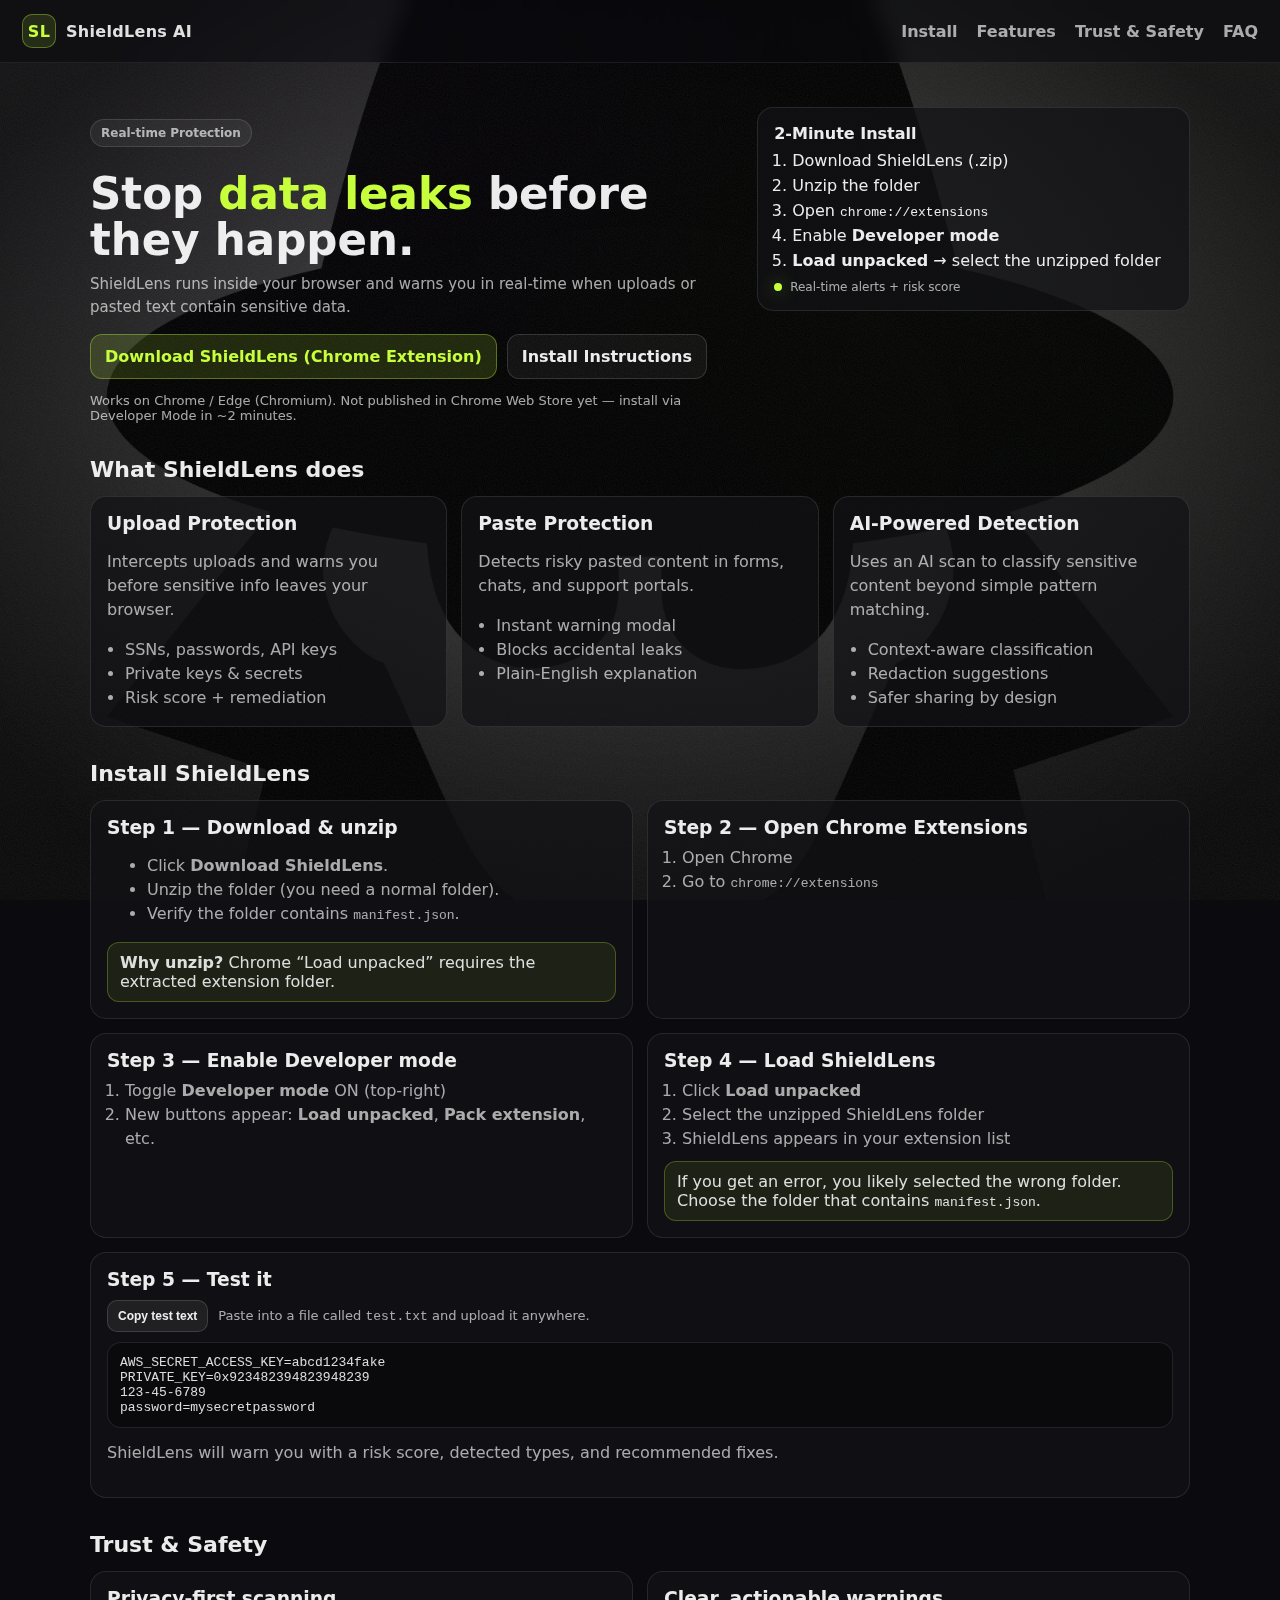
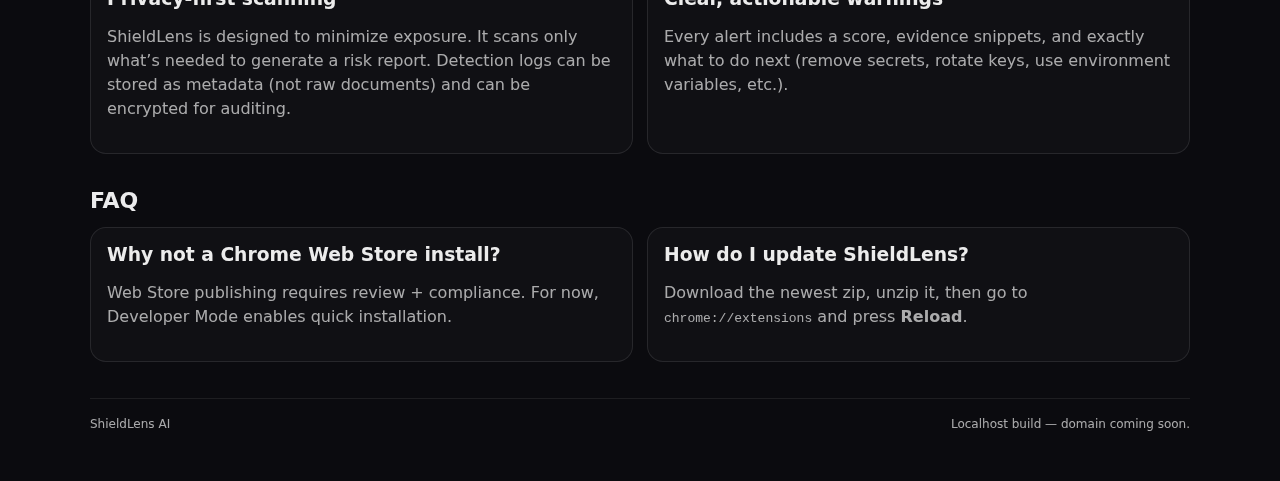
<file: index.html>
<!doctype html>
<html lang="en">
<head>
  <meta charset="utf-8" />
  <meta name="viewport" content="width=device-width, initial-scale=1" />
  <title>ShieldLens AI</title>
  <link rel="stylesheet" href="./shieldlens-website/styles.css" />
</head>
<body>
  <!-- Background image layer (set in styles.css) -->
  <div class="bg"></div>
  <div class="grain"></div>
  <div class="vignette"></div>

  <header class="nav">
    <div class="brand">
      <span class="logo">SL</span>
      <span class="name">ShieldLens AI</span>
    </div>
    <nav class="links">
      <a href="#install">Install</a>
      <a href="#features">Features</a>
      <a href="#trust">Trust & Safety</a>
      <a href="#faq">FAQ</a>
    </nav>
  </header>

  <main class="container">
    <section class="hero">
      <div class="hero-left">
        <p class="pill">Real-time Protection</p>

        <h1>
          Stop <span class="accent">data leaks</span> before they happen.
        </h1>

        <p class="sub">
          ShieldLens runs inside your browser and warns you in real-time when uploads
          or pasted text contain sensitive data.
        </p>

        <div class="cta-row">
          <!-- TODO: Replace href with your real extension zip path -->
          <a class="btn primary" href="./shieldlens-website/assets/shieldlens-extension.zip" download>
            Download ShieldLens (Chrome Extension)
          </a>

          <a class="btn ghost" href="#install">Install Instructions</a>
        </div>

        <div class="note">
          Works on Chrome / Edge (Chromium). Not published in Chrome Web Store yet — install via Developer Mode in ~2 minutes.
        </div>
      </div>

      <div class="hero-right">
        <div class="card">
          <div class="card-title">2-Minute Install</div>
          <ol class="steps compact">
            <li>Download ShieldLens (.zip)</li>
            <li>Unzip the folder</li>
            <li>Open <code>chrome://extensions</code></li>
            <li>Enable <b>Developer mode</b></li>
            <li><b>Load unpacked</b> → select the unzipped folder</li>
          </ol>
          <div class="card-foot">
            <span class="dot"></span> Real-time alerts + risk score
          </div>
        </div>
      </div>
    </section>

    <section id="features" class="section">
      <h2>What ShieldLens does</h2>

      <div class="grid three">
        <div class="panel">
          <h3>Upload Protection</h3>
          <p>Intercepts uploads and warns you before sensitive info leaves your browser.</p>
          <ul class="bullets">
            <li>SSNs, passwords, API keys</li>
            <li>Private keys & secrets</li>
            <li>Risk score + remediation</li>
          </ul>
        </div>

        <div class="panel">
          <h3>Paste Protection</h3>
          <p>Detects risky pasted content in forms, chats, and support portals.</p>
          <ul class="bullets">
            <li>Instant warning modal</li>
            <li>Blocks accidental leaks</li>
            <li>Plain-English explanation</li>
          </ul>
        </div>

        <div class="panel">
          <h3>AI-Powered Detection</h3>
          <p>Uses an AI scan to classify sensitive content beyond simple pattern matching.</p>
          <ul class="bullets">
            <li>Context-aware classification</li>
            <li>Redaction suggestions</li>
            <li>Safer sharing by design</li>
          </ul>
        </div>
      </div>
    </section>

    <section id="install" class="section">
      <h2>Install ShieldLens</h2>

      <div class="grid two">
        <div class="panel">
          <h3>Step 1 — Download & unzip</h3>
          <ul>
            <li>Click <b>Download ShieldLens</b>.</li>
            <li>Unzip the folder (you need a normal folder).</li>
            <li>Verify the folder contains <code>manifest.json</code>.</li>
          </ul>
          <div class="callout">
            <b>Why unzip?</b> Chrome “Load unpacked” requires the extracted extension folder.
          </div>
        </div>

        <div class="panel">
          <h3>Step 2 — Open Chrome Extensions</h3>
          <ol class="steps">
            <li>Open Chrome</li>
            <li>Go to <code>chrome://extensions</code></li>
          </ol>
        </div>

        <div class="panel">
          <h3>Step 3 — Enable Developer mode</h3>
          <ol class="steps">
            <li>Toggle <b>Developer mode</b> ON (top-right)</li>
            <li>New buttons appear: <b>Load unpacked</b>, <b>Pack extension</b>, etc.</li>
          </ol>
        </div>

        <div class="panel">
          <h3>Step 4 — Load ShieldLens</h3>
          <ol class="steps">
            <li>Click <b>Load unpacked</b></li>
            <li>Select the unzipped ShieldLens folder</li>
            <li>ShieldLens appears in your extension list</li>
          </ol>
          <div class="callout">
            If you get an error, you likely selected the wrong folder.
            Choose the folder that contains <code>manifest.json</code>.
          </div>
        </div>

        <div class="panel wide">
          <h3>Step 5 — Test it</h3>

          <div class="mini">
            <button class="btn small" id="copyTest">Copy test text</button>
            <span class="hint">Paste into a file called <code>test.txt</code> and upload it anywhere.</span>
          </div>

          <pre class="code" id="testText">AWS_SECRET_ACCESS_KEY=abcd1234fake
PRIVATE_KEY=0x923482394823948239
123-45-6789
password=mysecretpassword</pre>

          <p class="muted" style="margin-top:10px;">
            ShieldLens will warn you with a risk score, detected types, and recommended fixes.
          </p>
        </div>
      </div>
    </section>

    <section id="trust" class="section">
      <h2>Trust & Safety</h2>
      <div class="grid two">
        <div class="panel">
          <h3>Privacy-first scanning</h3>
          <p>
            ShieldLens is designed to minimize exposure. It scans only what’s needed to generate a risk report.
            Detection logs can be stored as metadata (not raw documents) and can be encrypted for auditing.
          </p>
        </div>
        <div class="panel">
          <h3>Clear, actionable warnings</h3>
          <p>
            Every alert includes a score, evidence snippets, and exactly what to do next
            (remove secrets, rotate keys, use environment variables, etc.).
          </p>
        </div>
      </div>
    </section>

    <section id="faq" class="section">
      <h2>FAQ</h2>
      <div class="grid two">
        <div class="panel">
          <h3>Why not a Chrome Web Store install?</h3>
          <p>
            Web Store publishing requires review + compliance. For now, Developer Mode enables quick installation.
          </p>
        </div>
        <div class="panel">
          <h3>How do I update ShieldLens?</h3>
          <p>
            Download the newest zip, unzip it, then go to <code>chrome://extensions</code> and press <b>Reload</b>.
          </p>
        </div>
      </div>
    </section>

    <footer class="footer">
      <div>ShieldLens AI</div>
      <div class="muted">
        Localhost build — domain coming soon.
      </div>
    </footer>
  </main>

  <script src="./shieldlens-website/script.js"></script>
</body>
</html>
</file>
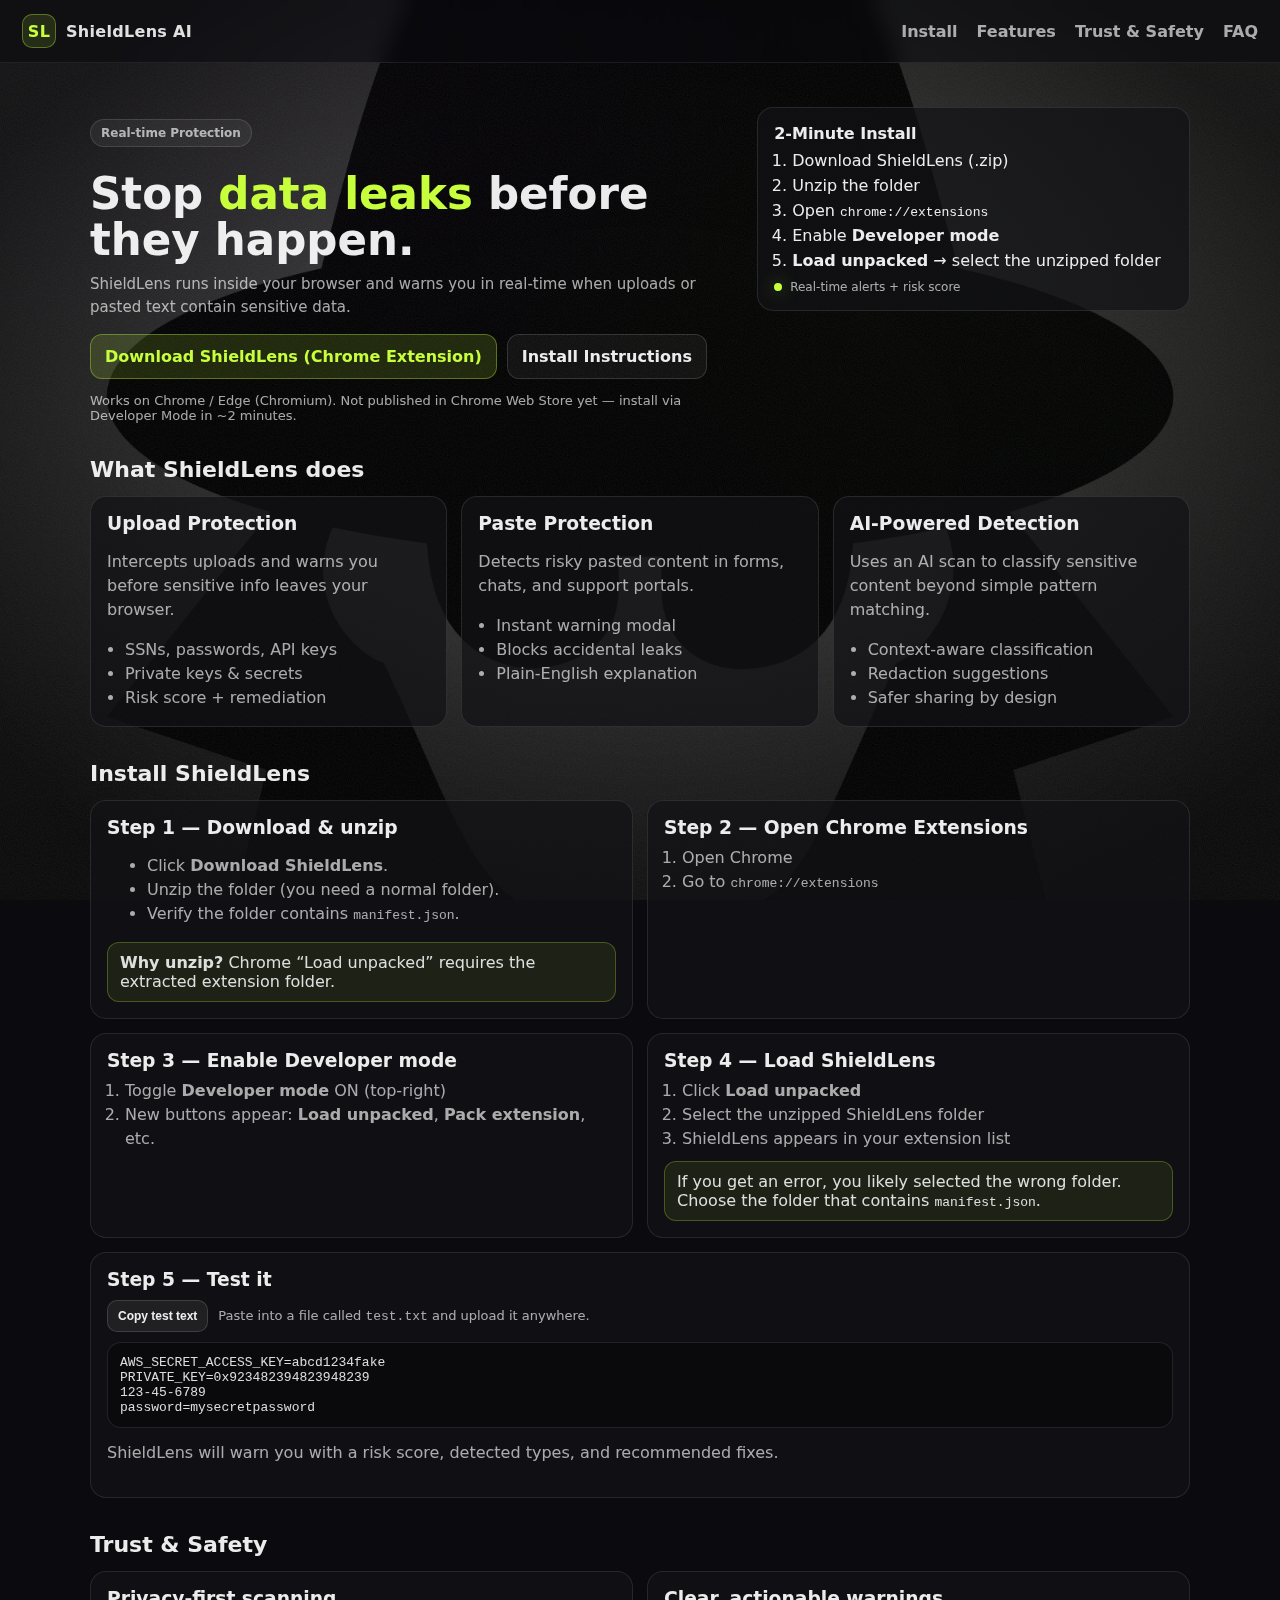
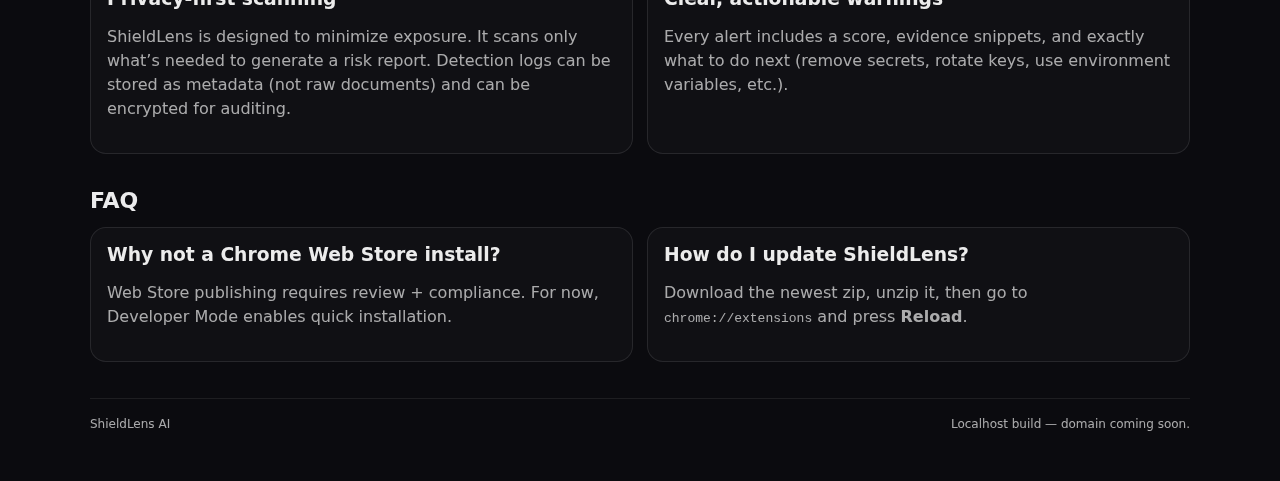
<file: shieldlens-website/index.html>
<!doctype html>
<html lang="en">
<head>
  <meta charset="utf-8" />
  <meta name="viewport" content="width=device-width, initial-scale=1" />
  <title>ShieldLens AI</title>
  <link rel="stylesheet" href="styles.css" />
</head>
<body>
  <!-- Background image layer (set in styles.css) -->
  <div class="bg"></div>
  <div class="grain"></div>
  <div class="vignette"></div>

  <header class="nav">
    <div class="brand">
      <span class="logo">SL</span>
      <span class="name">ShieldLens AI</span>
    </div>
    <nav class="links">
      <a href="#install">Install</a>
      <a href="#features">Features</a>
      <a href="#trust">Trust & Safety</a>
      <a href="#faq">FAQ</a>
    </nav>
  </header>

  <main class="container">
    <section class="hero">
      <div class="hero-left">
        <p class="pill">Real-time Protection</p>

        <h1>
          Stop <span class="accent">data leaks</span> before they happen.
        </h1>

        <p class="sub">
          ShieldLens runs inside your browser and warns you in real-time when uploads
          or pasted text contain sensitive data.
        </p>

        <div class="cta-row">
          <!-- TODO: Replace href with your real extension zip path -->
          <a class="btn primary" href="./assets/shieldlens-extension.zip" download>
            Download ShieldLens (Chrome Extension)
          </a>

          <a class="btn ghost" href="#install">Install Instructions</a>
        </div>

        <div class="note">
          Works on Chrome / Edge (Chromium). Not published in Chrome Web Store yet — install via Developer Mode in ~2 minutes.
        </div>
      </div>

      <div class="hero-right">
        <div class="card">
          <div class="card-title">2-Minute Install</div>
          <ol class="steps compact">
            <li>Download ShieldLens (.zip)</li>
            <li>Unzip the folder</li>
            <li>Open <code>chrome://extensions</code></li>
            <li>Enable <b>Developer mode</b></li>
            <li><b>Load unpacked</b> → select the unzipped folder</li>
          </ol>
          <div class="card-foot">
            <span class="dot"></span> Real-time alerts + risk score
          </div>
        </div>
      </div>
    </section>

    <section id="features" class="section">
      <h2>What ShieldLens does</h2>

      <div class="grid three">
        <div class="panel">
          <h3>Upload Protection</h3>
          <p>Intercepts uploads and warns you before sensitive info leaves your browser.</p>
          <ul class="bullets">
            <li>SSNs, passwords, API keys</li>
            <li>Private keys & secrets</li>
            <li>Risk score + remediation</li>
          </ul>
        </div>

        <div class="panel">
          <h3>Paste Protection</h3>
          <p>Detects risky pasted content in forms, chats, and support portals.</p>
          <ul class="bullets">
            <li>Instant warning modal</li>
            <li>Blocks accidental leaks</li>
            <li>Plain-English explanation</li>
          </ul>
        </div>

        <div class="panel">
          <h3>AI-Powered Detection</h3>
          <p>Uses an AI scan to classify sensitive content beyond simple pattern matching.</p>
          <ul class="bullets">
            <li>Context-aware classification</li>
            <li>Redaction suggestions</li>
            <li>Safer sharing by design</li>
          </ul>
        </div>
      </div>
    </section>

    <section id="install" class="section">
      <h2>Install ShieldLens</h2>

      <div class="grid two">
        <div class="panel">
          <h3>Step 1 — Download & unzip</h3>
          <ul>
            <li>Click <b>Download ShieldLens</b>.</li>
            <li>Unzip the folder (you need a normal folder).</li>
            <li>Verify the folder contains <code>manifest.json</code>.</li>
          </ul>
          <div class="callout">
            <b>Why unzip?</b> Chrome “Load unpacked” requires the extracted extension folder.
          </div>
        </div>

        <div class="panel">
          <h3>Step 2 — Open Chrome Extensions</h3>
          <ol class="steps">
            <li>Open Chrome</li>
            <li>Go to <code>chrome://extensions</code></li>
          </ol>
        </div>

        <div class="panel">
          <h3>Step 3 — Enable Developer mode</h3>
          <ol class="steps">
            <li>Toggle <b>Developer mode</b> ON (top-right)</li>
            <li>New buttons appear: <b>Load unpacked</b>, <b>Pack extension</b>, etc.</li>
          </ol>
        </div>

        <div class="panel">
          <h3>Step 4 — Load ShieldLens</h3>
          <ol class="steps">
            <li>Click <b>Load unpacked</b></li>
            <li>Select the unzipped ShieldLens folder</li>
            <li>ShieldLens appears in your extension list</li>
          </ol>
          <div class="callout">
            If you get an error, you likely selected the wrong folder.
            Choose the folder that contains <code>manifest.json</code>.
          </div>
        </div>

        <div class="panel wide">
          <h3>Step 5 — Test it</h3>

          <div class="mini">
            <button class="btn small" id="copyTest">Copy test text</button>
            <span class="hint">Paste into a file called <code>test.txt</code> and upload it anywhere.</span>
          </div>

          <pre class="code" id="testText">AWS_SECRET_ACCESS_KEY=abcd1234fake
PRIVATE_KEY=0x923482394823948239
123-45-6789
password=mysecretpassword</pre>

          <p class="muted" style="margin-top:10px;">
            ShieldLens will warn you with a risk score, detected types, and recommended fixes.
          </p>
        </div>
      </div>
    </section>

    <section id="trust" class="section">
      <h2>Trust & Safety</h2>
      <div class="grid two">
        <div class="panel">
          <h3>Privacy-first scanning</h3>
          <p>
            ShieldLens is designed to minimize exposure. It scans only what’s needed to generate a risk report.
            Detection logs can be stored as metadata (not raw documents) and can be encrypted for auditing.
          </p>
        </div>
        <div class="panel">
          <h3>Clear, actionable warnings</h3>
          <p>
            Every alert includes a score, evidence snippets, and exactly what to do next
            (remove secrets, rotate keys, use environment variables, etc.).
          </p>
        </div>
      </div>
    </section>

    <section id="faq" class="section">
      <h2>FAQ</h2>
      <div class="grid two">
        <div class="panel">
          <h3>Why not a Chrome Web Store install?</h3>
          <p>
            Web Store publishing requires review + compliance. For now, Developer Mode enables quick installation.
          </p>
        </div>
        <div class="panel">
          <h3>How do I update ShieldLens?</h3>
          <p>
            Download the newest zip, unzip it, then go to <code>chrome://extensions</code> and press <b>Reload</b>.
          </p>
        </div>
      </div>
    </section>

    <footer class="footer">
      <div>ShieldLens AI</div>
      <div class="muted">
        Localhost build — domain coming soon.
      </div>
    </footer>
  </main>

  <script src="script.js"></script>
</body>
</html>
</file>
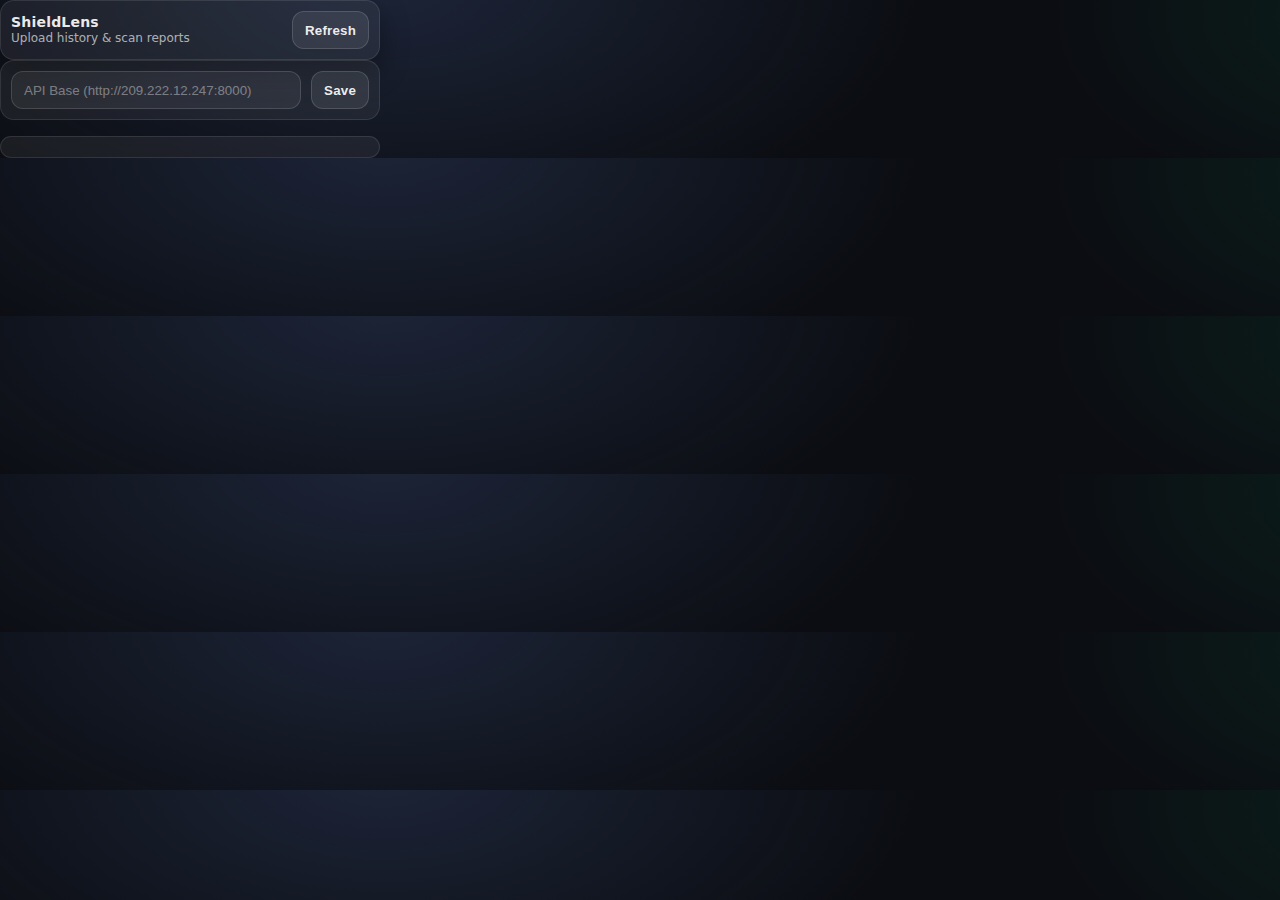
<file: shieldlens-extension/popup.html>
<!doctype html>
<html>
  <head>
    <meta charset="utf-8" />
    <title>ShieldLens</title>
    <link rel="stylesheet" href="popup.css" />
  </head>
  <body>
    <div class="header">
      <div>
        <div class="title">ShieldLens</div>
        <div class="subtitle">Upload history & scan reports</div>
      </div>
      <button id="refresh" class="btn">Refresh</button>
    </div>

    <div class="row">
      <input id="apiBase" class="input" placeholder="API Base (http://209.222.12.247:8000)" />
      <button id="saveApi" class="btn">Save</button>
    </div>

    <div id="status" class="status"></div>

    <div id="list" class="list"></div>

    <script src="popup.js"></script>
  </body>
</html>
</file>
<file: shieldlens-website/styles.css>
:root{
  --bg: #0b0b0f;
  --panel: rgba(18, 18, 22, .72);
  --panel-border: rgba(255,255,255,.10);
  --text: rgba(255,255,255,.92);
  --muted: rgba(255,255,255,.65);
  --accent: #c7ff3c; /* neon-lime */
  --accent2: #9b5cff; /* noir purple */

  /* ✅ TODO: Replace this with your Urban Noir image path */
  /* Example: "./assets/urban-noir.jpg" */
  --bg-image: url("./assets/urbain-noir.jpg");
}

*{ box-sizing: border-box; }
html,body{ height:100%; }
body{
  margin:0;
  background: var(--bg);
  color: var(--text);
  font-family: system-ui, -apple-system, Segoe UI, Roboto, Arial, sans-serif;
}

.bg{
  position: fixed;
  inset: 0;

  /* Darken image + keep noir glow */
  background:
    linear-gradient(180deg, rgba(0,0,0,.72), rgba(0,0,0,.88)),  /* <-- darker overlay */
    radial-gradient(1200px 600px at 15% 10%, rgba(155,92,255,.16), transparent 60%),
    radial-gradient(1000px 800px at 80% 30%, rgba(199,255,60,.09), transparent 55%),
    var(--bg-image) center/cover no-repeat;

  z-index: -3;
}


.vignette{
  position: fixed;
  inset: 0;
  pointer-events:none;
  background: radial-gradient(ellipse at center, transparent 35%, rgba(0,0,0,.72) 85%);
  z-index: -2;
}

.grain{
  position: fixed;
  inset: 0;
  pointer-events: none;
  opacity: .18;
  background-image: url("data:image/svg+xml,%3Csvg xmlns='http://www.w3.org/2000/svg' width='120' height='120'%3E%3Cfilter id='n'%3E%3CfeTurbulence type='fractalNoise' baseFrequency='.9' numOctaves='3' stitchTiles='stitch'/%3E%3C/filter%3E%3Crect width='120' height='120' filter='url(%23n)' opacity='.5'/%3E%3C/svg%3E");
  z-index: -1;
}

.nav{
  position: sticky;
  top:0;
  display:flex;
  justify-content: space-between;
  align-items:center;
  padding: 14px 22px;
  backdrop-filter: blur(10px);
  background: rgba(10,10,14,.55);
  border-bottom: 1px solid rgba(255,255,255,.08);
}

.brand{ display:flex; align-items:center; gap:10px; font-weight:900; letter-spacing:.3px; }
.logo{
  width:34px; height:34px; display:grid; place-items:center;
  border-radius: 10px;
  background: rgba(199,255,60,.12);
  border: 1px solid rgba(199,255,60,.35);
  color: var(--accent);
}
.name{ opacity:.95; }

.links a{
  color: var(--muted);
  text-decoration:none;
  margin-left: 14px;
  font-weight:700;
}
.links a:hover{ color: var(--text); }

.container{ width: min(1100px, 92vw); margin: 0 auto; padding: 26px 0 40px; }

.hero{ display:grid; grid-template-columns: 1.2fr .8fr; gap: 18px; margin-top: 18px; }

.pill{
  display:inline-block;
  padding: 6px 10px;
  border-radius: 999px;
  border: 1px solid rgba(255,255,255,.12);
  background: rgba(255,255,255,.06);
  color: var(--muted);
  font-weight:800;
  font-size: 12px;
}

h1{ margin: 12px 0 10px; font-size: clamp(30px, 3.4vw, 46px); line-height: 1.06; }
.accent{ color: var(--accent); }

.sub{ margin: 0 0 16px; color: var(--muted); line-height:1.5; font-size: 15px; }

.cta-row{ display:flex; gap:10px; flex-wrap:wrap; }

.btn{
  display:inline-flex; align-items:center; justify-content:center; gap:8px;
  padding: 12px 14px;
  border-radius: 12px;
  font-weight:900;
  text-decoration:none;
  border: 1px solid rgba(255,255,255,.14);
  background: rgba(255,255,255,.07);
  color: var(--text);
}
.btn:hover{ transform: translateY(-1px); transition: .12s ease; }

.btn.primary{
  background: rgba(199,255,60,.14);
  border-color: rgba(199,255,60,.35);
  color: var(--accent);
}
.btn.ghost{ background: rgba(255,255,255,.05); }
.btn.small{ padding: 8px 10px; border-radius: 10px; font-size: 12px; }

.note{ margin-top: 14px; color: var(--muted); font-size: 13px; }

.card{
  background: var(--panel);
  border: 1px solid var(--panel-border);
  border-radius: 16px;
  padding: 16px;
}

.card-title{ font-weight: 900; margin-bottom: 8px; }

.card-foot{
  margin-top: 10px;
  color: var(--muted);
  font-size: 12px;
  display:flex;
  gap:8px;
  align-items:center;
}
.dot{
  width:8px; height:8px;
  border-radius:999px;
  background: var(--accent);
  box-shadow: 0 0 18px rgba(199,255,60,.45);
}

.section{ margin-top: 34px; }
.section h2{ margin: 0 0 14px; font-size: 22px; }

.grid{ display:grid; gap: 14px; }
.grid.two{ grid-template-columns: 1fr 1fr; }
.grid.three{ grid-template-columns: 1fr 1fr 1fr; }
.panel{
  background: var(--panel);
  border: 1px solid var(--panel-border);
  border-radius: 16px;
  padding: 16px;
}
.panel.wide{ grid-column: 1 / -1; }

.panel h3{ margin: 0 0 8px; font-weight: 900; }
.panel p, .panel li{ color: var(--muted); line-height:1.5; }

.steps{ margin: 0; padding-left: 18px; }
.steps.compact li{ margin: 6px 0; }
.bullets{ margin:0; padding-left: 18px; }

.callout{
  margin-top: 10px;
  padding: 10px 12px;
  border-radius: 12px;
  border: 1px solid rgba(199,255,60,.25);
  background: rgba(199,255,60,.08);
  color: rgba(255,255,255,.86);
}

.mini{ display:flex; align-items:center; gap:10px; margin-top: 10px; flex-wrap:wrap; }
.hint{ color: var(--muted); font-size: 13px; }

.code{
  margin-top: 10px;
  padding: 12px;
  border-radius: 14px;
  border: 1px solid rgba(255,255,255,.10);
  background: rgba(0,0,0,.35);
  overflow:auto;
  color: rgba(255,255,255,.86);
}

.footer{
  margin-top: 36px;
  padding: 18px 0 10px;
  display:flex;
  justify-content: space-between;
  border-top: 1px solid rgba(255,255,255,.08);
  color: var(--muted);
  font-size: 12px;
}

@media (max-width: 900px){
  .hero{ grid-template-columns: 1fr; }
  .grid.two{ grid-template-columns: 1fr; }
  .grid.three{ grid-template-columns: 1fr; }
}
</file>
<file: shieldlens-extension/popup.css>
:root{
  --bg: #0b0d12;
  --panel: rgba(255,255,255,.06);
  --panel2: rgba(255,255,255,.08);
  --stroke: rgba(255,255,255,.10);
  --stroke2: rgba(255,255,255,.14);
  --text: rgba(255,255,255,.92);
  --muted: rgba(255,255,255,.65);
  --muted2: rgba(255,255,255,.50);

  --radius: 14px;
  --shadow: 0 12px 28px rgba(0,0,0,.35);
  --ring: 0 0 0 3px rgba(120, 160, 255, .22);
}

* { box-sizing: border-box; }

body{
  margin: 0;
  width: 380px;
  background: radial-gradient(1200px 600px at 30% -10%, rgba(120,160,255,.16), transparent 45%),
              radial-gradient(900px 500px at 110% 10%, rgba(0,255,150,.08), transparent 40%),
              var(--bg);
  color: var(--text);
  font-family: ui-sans-serif, system-ui, -apple-system, Segoe UI, Roboto, Arial, sans-serif;
}

.app{
  padding: 12px;
  display: flex;
  flex-direction: column;
  gap: 10px;
}

.header{
  display: flex;
  align-items: center;
  justify-content: space-between;
  gap: 10px;
  padding: 10px 10px;
  border: 1px solid var(--stroke);
  background: var(--panel);
  border-radius: var(--radius);
  box-shadow: var(--shadow);
}

.brand{ display:flex; flex-direction:column; gap:2px; min-width: 0; }
.title{
  font-weight: 800;
  letter-spacing: .2px;
  font-size: 14px;
  line-height: 1.2;
}
.subtitle{
  font-size: 12px;
  color: var(--muted);
  line-height: 1.2;
}

.row{
  display: grid;
  grid-template-columns: 1fr auto;
  gap: 10px;
  align-items: end;
  padding: 10px;
  border: 1px solid var(--stroke);
  background: var(--panel);
  border-radius: var(--radius);
}

.field{ display:flex; flex-direction:column; gap: 6px; min-width: 0; }
.label{
  font-size: 11px;
  color: var(--muted2);
  letter-spacing: .25px;
  text-transform: uppercase;
}

.input{
  width: 100%;
  height: 38px;
  padding: 0 12px;
  border-radius: 12px;
  border: 1px solid var(--stroke2);
  background: rgba(255,255,255,.06);
  color: var(--text);
  outline: none;
}

.input::placeholder{ color: rgba(255,255,255,.40); }
.input:focus{
  border-color: rgba(120,160,255,.45);
  box-shadow: var(--ring);
}

.btn{
  height: 38px;
  padding: 0 12px;
  border-radius: 12px;
  border: 1px solid var(--stroke2);
  background: rgba(255,255,255,.08);
  color: var(--text);
  cursor: pointer;
  font-weight: 750;
  letter-spacing: .2px;
  display: inline-flex;
  align-items: center;
  justify-content: center;
  gap: 8px;
  user-select: none;
  transition: transform .06s ease, background .15s ease, border-color .15s ease;
}

.btn:active{ transform: translateY(1px); }

.btn-ghost{
  background: transparent;
  border-color: var(--stroke);
}
.btn-ghost:hover{ background: rgba(255,255,255,.06); }

.btn-primary{
  border-color: rgba(120,160,255,.35);
  background: linear-gradient(180deg, rgba(120,160,255,.18), rgba(120,160,255,.08));
}
.btn-primary:hover{
  border-color: rgba(120,160,255,.55);
  background: linear-gradient(180deg, rgba(120,160,255,.24), rgba(120,160,255,.10));
}

.status{
  font-size: 12px;
  color: var(--muted);
  padding: 0 2px;
  min-height: 16px;
}

.list{
  display: flex;
  flex-direction: column;
  gap: 10px;

  border: 1px solid var(--stroke);
  background: var(--panel);
  border-radius: var(--radius);
  padding: 10px;

  max-height: 520px;
  overflow: auto;
}

.list::-webkit-scrollbar{ width: 10px; }
.list::-webkit-scrollbar-thumb{
  background: rgba(255,255,255,.10);
  border: 2px solid rgba(0,0,0,0);
  background-clip: padding-box;
  border-radius: 999px;
}
.list::-webkit-scrollbar-thumb:hover{ background: rgba(255,255,255,.16); }

.card{
  border: 1px solid var(--stroke);
  background: rgba(255,255,255,.04);
  border-radius: 14px;
  padding: 10px;
  transition: border-color .15s ease, background .15s ease, transform .08s ease;
}

.card:hover{
  border-color: rgba(255,255,255,.18);
  background: rgba(255,255,255,.06);
}

.cardTop{
  display: grid;
  grid-template-columns: 1fr auto;
  gap: 10px;
  align-items: start;
}

.file{
  font-weight: 800;
  font-size: 13px;
  line-height: 1.25;
  word-break: break-word;
}

.meta{
  font-size: 12px;
  color: var(--muted);
  margin-top: 4px;
  line-height: 1.35;
  word-break: break-word;
}

.badge{
  height: 26px;
  display: inline-flex;
  align-items: center;
  gap: 6px;
  font-size: 11px;
  font-weight: 800;
  padding: 0 10px;
  border-radius: 999px;
  border: 1px solid rgba(255,255,255,.16);
  background: rgba(255,255,255,.07);
  white-space: nowrap;
}

.badge.high{
  border-color: rgba(255,70,70,.35);
  background: rgba(255,70,70,.14);
}
.badge.medium{
  border-color: rgba(255,200,0,.35);
  background: rgba(255,200,0,.14);
}
.badge.low{
  border-color: rgba(0,255,150,.28);
  background: rgba(0,255,150,.12);
}

.details{
  margin-top: 10px;
  padding-top: 10px;
  border-top: 1px dashed rgba(255,255,255,.12);
  display: none;
  font-size: 12px;
  color: rgba(255,255,255,.85);
  line-height: 1.45;
}

.card.open .details{ display: block; }

.code{
  display: block;
  background: rgba(0,0,0,.32);
  border: 1px solid rgba(255,255,255,.10);
  padding: 8px;
  border-radius: 12px;
  white-space: pre-wrap;
  word-break: break-word;
  margin-top: 8px;
}

.footerHint{
  font-size: 11px;
  color: var(--muted2);
  padding: 0 2px 2px;
}

/* Tabs */
.tabs {
  display: flex;
  gap: 8px;
  margin-top: 2px;
}

.tab {
  flex: 1;
  padding: 8px 10px;
  border-radius: 12px;
  border: 1px solid rgba(255,255,255,0.12);
  background: rgba(255,255,255,0.06);
  color: inherit;
  cursor: pointer;
  font-weight: 800;
  letter-spacing: .2px;
}

.tab.active {
  background: rgba(255,255,255,0.14);
  border-color: rgba(255,255,255,0.22);
}

.panel { display: none; }
.panel.show { display: block; }
</file>
